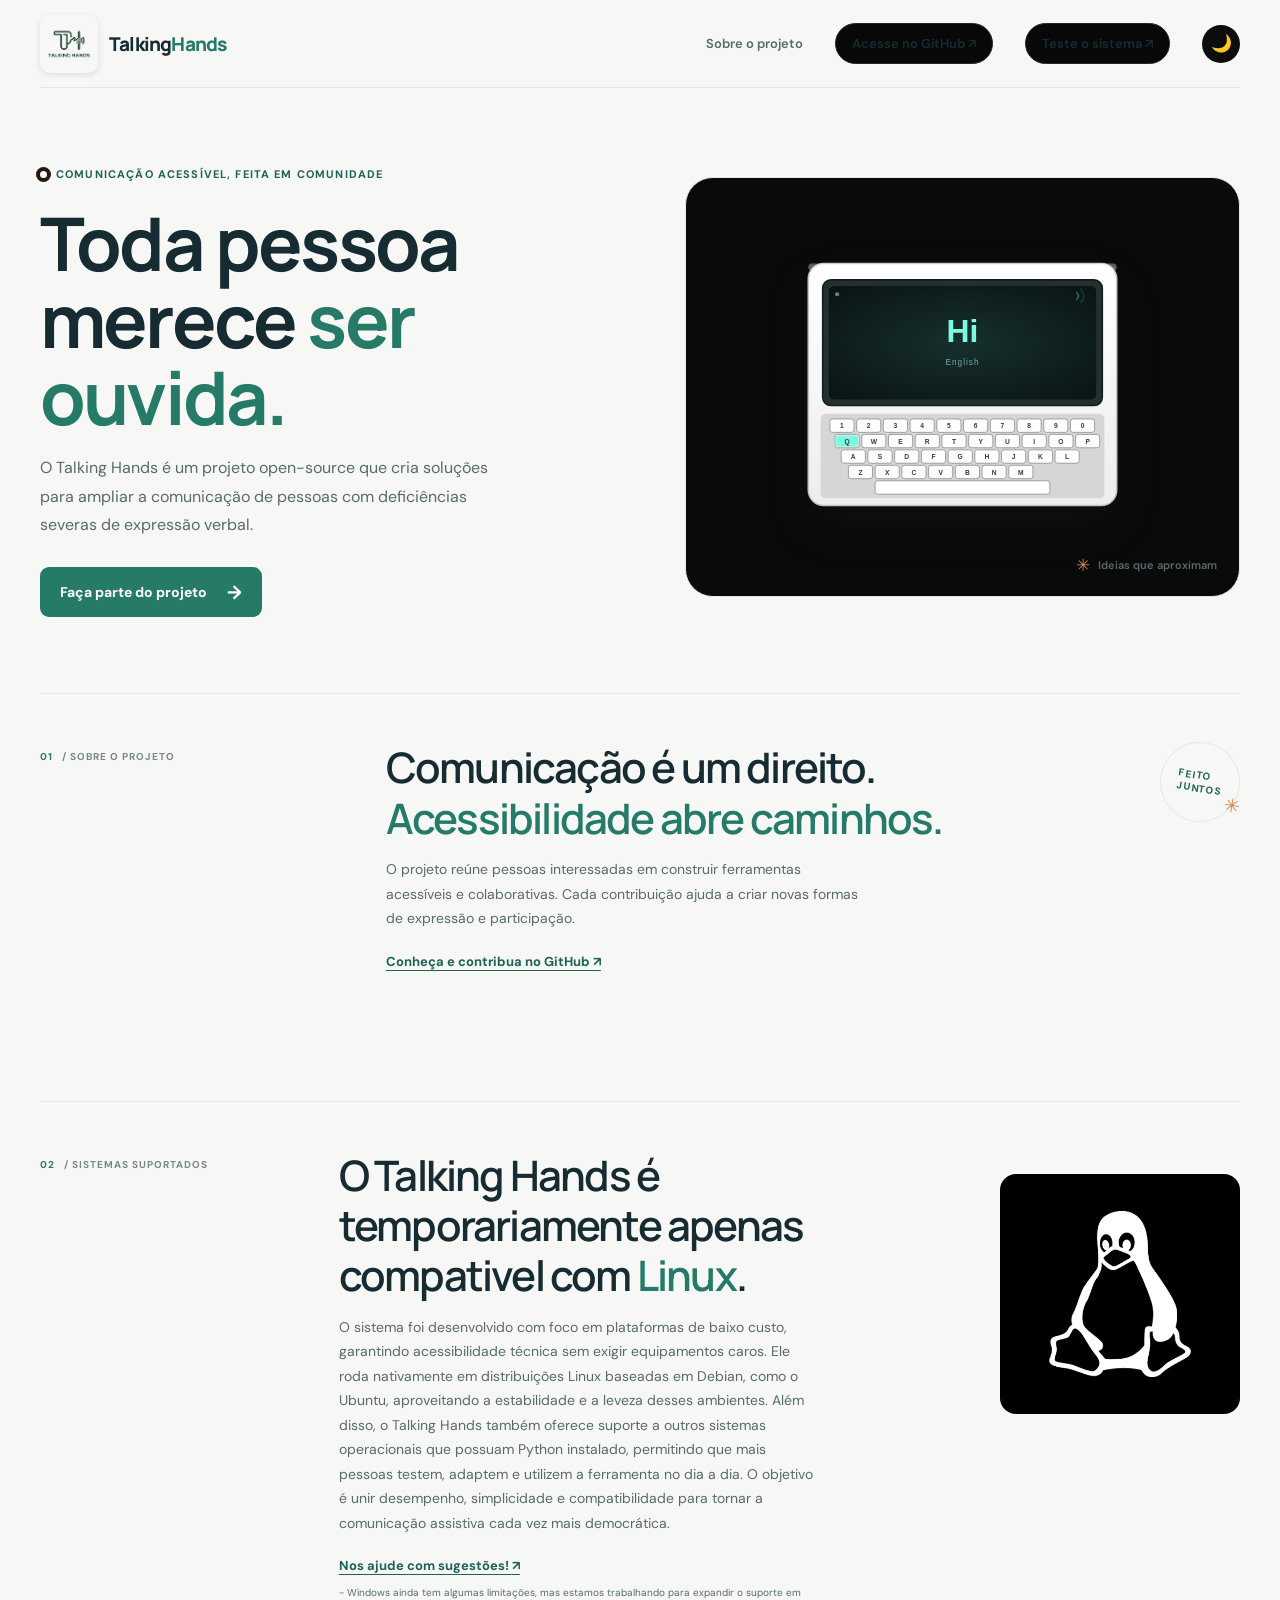
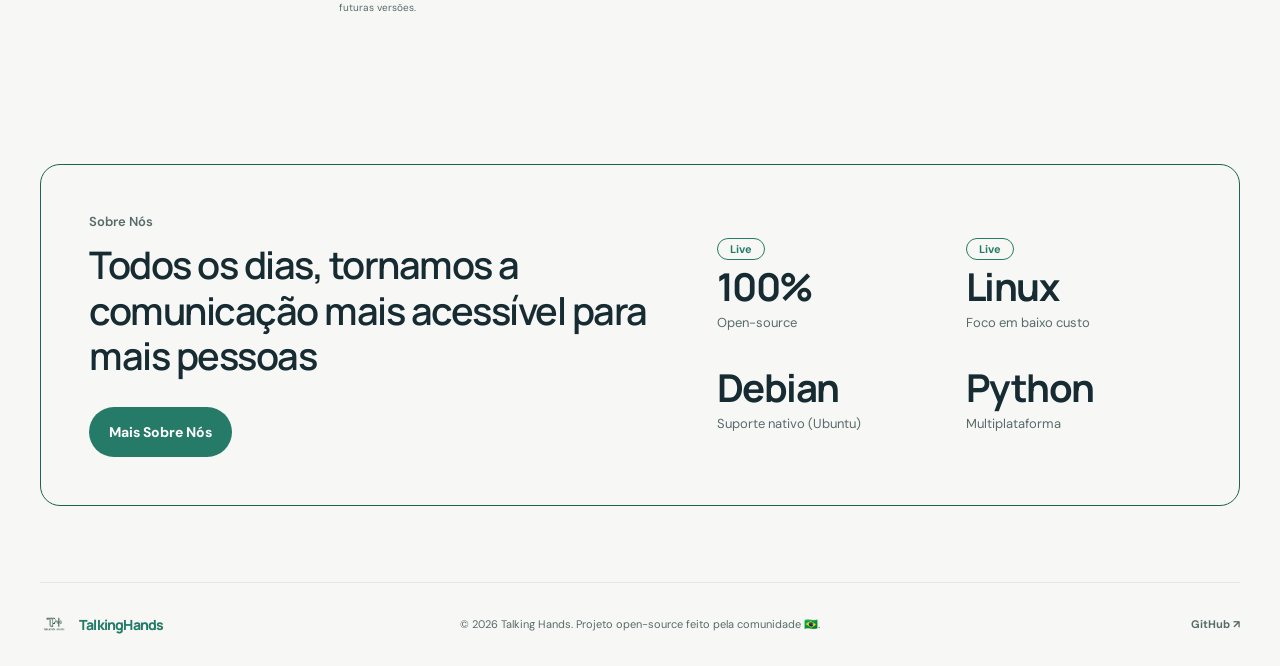
<file: Website/index.html>
<!doctype html>
<html lang="pt-BR">
<head>
    <meta charset="UTF-8">
    <meta name="viewport" content="width=device-width, initial-scale=1.0">
    <meta name="theme-color" content="#f7f8f5">
    <meta name="description" content="Talking Hands: uma solução open-source para ampliar as possibilidades de comunicação.">
    <!-- Open Graph / Redes Sociais -->
    <meta property="og:type" content="website">
    <meta property="og:title" content="Talking Hands — comunicação para todos">
    <meta property="og:description" content="Solução open-source para ampliar as possibilidades de comunicação com tecnologia assistiva acessível.">
    <meta property="og:image" content="assets/Gemini_Generated_Image_85tter85tter85tt-removebg-preview.png">
    <link rel="stylesheet" href="style/index.css">
    <link rel="stylesheet" href="style/darkmode.css">
    <link rel="icon" type="image/jpeg" href="assets/Gemini_Generated_Image_85tter85tter85tt-removebg-preview.png">
    <title>Talking Hands — comunicação para todos</title>
    <script src="js/darkmode.js"></script>
</head>
<body>
    <header class="site-header">
        <a class="brand" href="#inicio" aria-label="Talking Hands, início">
            <img src="assets/Gemini_Generated_Image_85tter85tter85tt-removebg-preview.png" alt="" class="brand-logo" width="38" height="38">
            <span>Talking<span class="brand-accent">Hands</span></span>
        </a>
        <nav aria-label="Navegação principal">
            <a class="nav-link" href="#sobre">Sobre o projeto</a>
            <a class="nav-cta" href="https://github.com/Raafakkj/Talking-Hands-Project" target="_blank" rel="noopener noreferrer">Acesse no GitHub <span aria-hidden="true">↗</span></a>
            <a class="nav-cta" href="project.html">Teste o sistema <span aria-hidden="true">↗</span></a>
            <button id="theme-toggle" class="theme-toggle" type="button" aria-label="Alternar modo claro/escuro" title="Alternar tema">
                <span class="icon-moon" aria-hidden="true">🌙</span>
                <span class="icon-sun" aria-hidden="true">☀️</span>
            </button>
        </nav>
    </header>

    <main>
        <section class="hero" id="inicio" aria-labelledby="hero-title">
            <div class="hero-copy">
                <p class="eyebrow"><span class="eyebrow-dot"></span> Comunicação acessível, feita em comunidade</p>
                <h1 id="hero-title">Toda pessoa merece <span>ser ouvida.</span></h1>
                <p class="hero-description">O Talking Hands é um projeto open-source que cria soluções para ampliar a comunicação de pessoas com deficiências severas de expressão verbal.</p>
                <a class="button" href="https://github.com/Raafakkj/Talking-Hands-Project" target="_blank" rel="noopener noreferrer">Faça parte do projeto <span aria-hidden="true">→</span></a>
            </div>
            <div class="hero-visual">
                <div class="visual-glow" aria-hidden="true"></div>
                <img src="assets/comunicador-urna-teclado-transparente.svg" alt="Protótipo de um comunicador acessível com urna e teclado">
                <span class="visual-caption"><span aria-hidden="true">✳</span> Ideias que aproximam</span>
            </div>
        </section>

        <section class="about" id="sobre" aria-labelledby="about-title">
            <div class="about-label"><span>01</span> / SOBRE O PROJETO</div>
            <div class="about-content">
                <h2 id="about-title">Comunicação é um direito. <span>Acessibilidade abre caminhos.</span></h2>
                <p>O projeto reúne pessoas interessadas em construir ferramentas acessíveis e colaborativas. Cada contribuição ajuda a criar novas formas de expressão e participação.</p>
                <a class="text-link" href="https://github.com/Raafakkj/Talking-Hands-Project" target="_blank" rel="noopener noreferrer">Conheça e contribua no GitHub <span aria-hidden="true">↗</span></a>
            </div>
            <div class="about-stamp" aria-hidden="true">FEITO<br>JUNTOS<span>✳</span></div>
        </section>
    </main>

    <main>
        <section class="about" id="sistemas suportados" aria-labelledby="about-title">
            <div class="about-label"><span>02</span> / SISTEMAS SUPORTADOS</div>
            <div class="about-content">
                <h2 id="about-title">O Talking Hands é temporariamente apenas compativel com <span>Linux</span>.</h2>
                <p>O sistema foi desenvolvido com foco em plataformas de baixo custo, garantindo acessibilidade técnica sem exigir equipamentos caros. Ele roda nativamente em distribuições Linux baseadas em Debian, como o Ubuntu, aproveitando a estabilidade e a leveza desses ambientes. Além disso, o Talking Hands também oferece suporte a outros sistemas operacionais que possuam Python instalado, permitindo que mais pessoas testem, adaptem e utilizem a ferramenta no dia a dia. O objetivo é unir desempenho, simplicidade e compatibilidade para tornar a comunicação assistiva cada vez mais democrática.</p>
                <a class="text-link" href="https://github.com/Raafakkj/Talking-Hands-Project" target="_blank" rel="noopener noreferrer">Nos ajude com sugestões! <span aria-hidden="true">↗</span></a>
                <p class="sub-text"> - Windows ainda tem algumas limitações, mas estamos trabalhando para expandir o suporte em futuras versões.</p>
            </div>

            <div class="about-visual">
                <img src="assets/linux.png" alt="Descrição da imagem para acessibilidade">
            </div>
        </section>
    </main>

    <section class="impact-card" aria-labelledby="impact-title">
    <div class="impact-copy">
        <p class="impact-eyebrow">Sobre Nós</p>
        <h2 id="impact-title">Todos os dias, tornamos a comunicação mais acessível para mais pessoas</h2>
        <a class="button impact-cta" href="#sobre">Mais Sobre Nós</a>
    </div>

        <div class="impact-stats">
            <div class="stat-item">
                <span class="stat-badge">Live</span>
                <strong class="stat-number">100%</strong>
                <span class="stat-label">Open-source</span>
            </div>

            <div class="stat-item">
                <span class="stat-badge">Live</span>
                <strong class="stat-number">Linux</strong>
                <span class="stat-label">Foco em baixo custo</span>
            </div>

            <div class="stat-item">
                <strong class="stat-number">Debian</strong>
                <span class="stat-label">Suporte nativo (Ubuntu)</span>
            </div>

            <div class="stat-item">
                <strong class="stat-number">Python</strong>
                <span class="stat-label">Multiplataforma</span>
            </div>
        </div>
    </section>

    <footer class="site-footer">
        <a class="footer-brand" href="#inicio">
            <img src="assets/Gemini_Generated_Image_85tter85tter85tt-removebg-preview.png" alt="" class="footer-logo" width="28" height="28">
            <span>Talking<span>Hands</span></span>
        </a>
        <p>© 2026 Talking Hands. Projeto open-source feito pela comunidade 🇧🇷.</p>
        <a href="https://github.com/Raafakkj/Talking-Hands-Project" target="_blank" rel="noopener noreferrer">GitHub ↗</a>
    </footer>
    
    <script src="js/scroll-reveal.js"></script>
</body>
</html>
</file>
<file: Website/style/index.css>
@import url('https://fonts.googleapis.com/css2?family=DM+Sans:wght@400;500;600;700&family=Manrope:wght@400;500;600;700;800&display=swap');

:root {
    color-scheme: light;
    --ink: #172c32;
    --muted: #586a6b;
    --paper: #f7f8f5;
    --white: #fff;
    --green: #267b68;
    --green-dark: #1e6255;
    --lime: #d8edaa;
    --line: #e2e9e2;
    font-family: 'DM Sans', 'Segoe UI', sans-serif;
    color: var(--ink);
    background: var(--paper);
    font-synthesis: none;
    text-rendering: optimizeLegibility;
}

*,
*::before,
*::after {
    box-sizing: border-box;
}

html {
    scroll-behavior: smooth;
}

body {
    min-width: 320px;
    margin: 0;
}

a {
    color: inherit;
}

.site-header {
    position: relative;
    z-index: 1;
    display: flex;
    align-items: center;
    justify-content: space-between;
    width: min(1200px, calc(100% - 64px));
    min-height: 88px;
    margin: 0 auto;
    border-bottom: 1px solid var(--line);
}

.brand,
.footer-brand {
    display: inline-flex;
    align-items: center;
    gap: 11px;
    font-family: 'Manrope', 'Segoe UI', sans-serif;
    font-size: 19px;
    font-weight: 800;
    letter-spacing: -0.8px;
    text-decoration: none;
}

.brand-logo {
    width: 58px;
    height: 58px;
    border-radius: 10px;
    object-fit: cover;
    box-shadow: 0 2px 6px rgba(23, 44, 50, 0.12);
}

.footer-logo {
    width: 28px;
    height: 28px;
    border-radius: 8px;
    object-fit: cover;
}

.brand-mark {
    display: grid;
    width: 36px;
    height: 36px;
    place-items: center;
    border-radius: 12px;
    background: var(--green);
    color: var(--white);
    font-size: 12px;
    letter-spacing: -0.3px;
}

.brand-accent,
.footer-brand span {
    color: var(--green);
}

.site-header nav {
    display: flex;
    align-items: center;
    gap: 32px;
    font-size: 13px;
    font-weight: 600;
}

.nav-link,
.site-footer a {
    text-decoration: none;
}

.nav-link {
    color: var(--muted);
}

.nav-link:hover,
.site-footer a:hover {
    color: var(--green);
}

.nav-cta {
    padding: 11px 16px;
    border: 1px solid #cbd9d0;
    border-radius: 999px;
    text-decoration: none;
    transition: background-color 160ms ease, border-color 160ms ease;
}

.nav-cta:hover {
    border-color: var(--green);
    background: #edf4ee;
}

.hero {
    display: grid;
    grid-template-columns: 1.03fr 0.97fr;
    align-items: center;
    gap: 56px;
    width: min(1200px, calc(100% - 64px));
    min-height: 590px;
    margin: 0 auto;
    padding: 68px 0 76px;
}

.hero-copy {
    max-width: 570px;
}

.eyebrow,
.about-label {
    display: flex;
    align-items: center;
    gap: 9px;
    color: var(--green-dark);
    font-size: 11px;
    font-weight: 700;
    letter-spacing: 1.15px;
    text-transform: uppercase;
}

.eyebrow-dot {
    width: 7px;
    height: 7px;
    border-radius: 50%;
    background: #d58a51;
    box-shadow: 0 0 0 4px #f3e9dc;
}

h1,
h2 {
    font-family: 'Manrope', 'Segoe UI', sans-serif;
    letter-spacing: -2.8px;
}

.hero h1 {
    max-width: 570px;
    margin: 24px 0 18px;
    font-size: clamp(48px, 6vw, 74px);
    font-weight: 700;
    line-height: 1.04;
}

.hero h1 span,
.about h2 span {
    color: var(--green);
}

.hero-description,
.about-content > p {
    max-width: 480px;
    color: var(--muted);
    font-size: 16px;
    line-height: 1.8;
}

.hero-description {
    margin: 0 0 27px;
}

.button {
    display: inline-flex;
    align-items: center;
    gap: 20px;
    min-height: 50px;
    padding: 0 20px;
    border-radius: 9px;
    background: var(--green);
    color: var(--white);
    font-size: 14px;
    font-weight: 700;
    text-decoration: none;
    transition: background-color 160ms ease, transform 160ms ease;
}

.button:hover {
    transform: translateY(-2px);
    background: var(--green-dark);
}

.button span {
    font-size: 19px;
}

.hero-note {
    margin: 15px 0 0;
    color: #82908b;
    font-size: 11px;
}

.hero-visual {
    position: relative;
    display: grid;
    min-height: 420px;
    place-items: center;
    overflow: hidden;
    border: 1px solid #e6ebe3;
    border-radius: 28px;
    background: linear-gradient(145deg, #edf3ea 0%, #f0f2e8 52%, #e5eee2 100%);
}

.visual-glow {
    position: absolute;
    width: 280px;
    height: 280px;
    border-radius: 50%;
    background: var(--lime);
    filter: blur(1px);
    opacity: 0.46;
}

.hero-visual img {
    position: relative;
    display: block;
    width: min(72%, 330px);
    max-height: 340px;
    object-fit: contain;
    filter: drop-shadow(0 20px 22px rgb(27 56 44 / 13%));
}

.visual-caption {
    position: absolute;
    right: 22px;
    bottom: 20px;
    display: flex;
    align-items: center;
    gap: 8px;
    color: #64766a;
    font-size: 11px;
    font-weight: 600;
}

.visual-caption span {
    color: #cf8752;
    font-size: 17px;
}

.about {
    position: relative;
    display: grid;
    grid-template-columns: 0.75fr 1.8fr auto;
    align-items: start;
    gap: 40px;
    width: min(1200px, calc(100% - 64px));
    margin: 0 auto 76px;
    padding: 48px 0 54px;
    border-top: 1px solid var(--line);
}

.about-label {
    padding-top: 8px;
    color: #798982;
    font-size: 10px;
    letter-spacing: 1px;
}

.about-label span {
    color: var(--green);
}

.about-content {
    max-width: 650px;
}

.about h2 {
    margin: 0 0 14px;
    font-size: clamp(30px, 3.4vw, 42px);
    font-weight: 600;
    line-height: 1.2;
    letter-spacing: -1.8px;
}

.about-content .sub-text {
    color: var(--muted);
    padding-top: 10px;
    font-size: 10px; /* 4px é ilegível; usei 12px como exemplo */
    line-height: 1.5;
}

.about-content > p {
    margin: 0px 0 19px;
    font-size: 14px;
    line-height: 1.75;
}

.about-visual {
    width: 240px; /* Ajuste a largura como preferir */
    align-self: start; /* Centraliza verticalmente em relação ao texto */
    padding-top: 24px;
    justify-self: end;
}

.about-visual img {
    display: block;
    width: 100%;
    height: auto;
    border-radius: 16px; /* Combina com o estilo arredondado do site */
    object-fit: cover;
}

.impact-card {
    display: grid;
    grid-template-columns: 1.1fr 0.9fr;
    align-items: center;
    gap: 48px;
    width: min(1200px, calc(100% - 64px));
    margin: 0 auto 76px;
    padding: 48px;
    border: 1px solid var(--line);
    border-radius: 20px;
    border-color: var(--green-dark);
}

.impact-eyebrow {
    margin: 0 0 12px;
    color: var(--muted);
    font-size: 13px;
    font-weight: 600;
}

.impact-copy h2 {
    margin: 0 0 28px;
    font-size: clamp(28px, 3vw, 38px);
    font-weight: 600;
    line-height: 1.2;
    letter-spacing: -1.5px;
}

.impact-cta {
    border-radius: 999px; /* Deixa o botão estilo pílula como na imagem */
}

.impact-stats {
    display: grid;
    grid-template-columns: repeat(2, 1fr);
    gap: 36px 24px;
}

.stat-item {
    display: flex;
    flex-direction: column;
    align-items: flex-start;
    gap: 6px;
}

.stat-badge {
    padding: 3px 12px;
    border: 1px solid var(--green);
    border-radius: 999px;
    color: var(--green);
    font-size: 11px;
    font-weight: 700;
}

.stat-number {
    font-family: 'Manrope', 'Segoe UI', sans-serif;
    font-size: clamp(28px, 3vw, 40px);
    font-weight: 700;
    letter-spacing: -1.5px;
    line-height: 1.1;
}

.stat-label {
    color: var(--muted);
    font-size: 13px;
}

.text-link {
    color: var(--green-dark);
    font-size: 13px;
    font-weight: 700;
    text-decoration-thickness: 1px;
    text-underline-offset: 4px;
}

.about-stamp {
    display: grid;
    width: 80px;
    height: 80px;
    align-content: center;
    justify-content: center;
    border: 1px solid #d7e4d7;
    border-radius: 50%;
    color: var(--green-dark);
    font-size: 10px;
    font-weight: 700;
    line-height: 1.35;
    letter-spacing: 1px;
    transform: rotate(9deg);
}

.about-stamp span {
    position: absolute;
    right: -5px;
    bottom: 7px;
    color: #d58a51;
    font-size: 19px;
}
    
.site-footer {
    display: grid;
    grid-template-columns: 1fr auto 1fr;
    align-items: center;
    gap: 20px;
    width: min(1200px, calc(100% - 64px));
    min-height: 84px;
    margin: 0 auto;
    padding: 16px 0;
    border-top: 1px solid var(--line);
    color: #75827e;
    font-size: 11px;
}

.footer-brand {
    justify-self: start;
    color: var(--ink);
    font-size: 14px;
}

.site-footer p {
    margin: 0;
    text-align: center;
}

.site-footer > a:last-child {
    justify-self: end;
    font-weight: 700;
}

.reveal {
    opacity: 0;
    transform: translateY(24px);
    transition: opacity 0.6s ease-out, transform 0.6s ease-out;
}

.reveal.visivel {
    opacity: 1;
    transform: translateY(0);
}

a:focus-visible {
    outline: 3px solid #d58a51;
    outline-offset: 4px;
}

@media (max-width: 800px) {
    .site-header,
    .hero,
    .about {
        width: min(100% - 40px, 600px);
    }

    .hero {
        grid-template-columns: 1fr;
        gap: 38px;
        min-height: auto;
        padding: 60px 0 54px;
    }

    .hero-visual {
        min-height: 350px;
    }

    .hero-visual img {
        max-height: 290px;
    }

    .about {
        grid-template-columns: 1fr auto;
        gap: 20px;
        margin-bottom: 45px;
        padding: 36px 0 42px;
    }

    .about-label {
        grid-column: 1 / -1;
    }

    .about-content {
        grid-column: 1;
    }

    .about-stamp {
        grid-column: 2;
        grid-row: 2;
        align-self: center;
    }

    .site-footer {
        padding-right: 20px;
        padding-left: 20px;
    }

    .about-visual {
        grid-column: 1 / -1; 
        width: 100%;
        max-width: 240px;
        margin-top: 12px;
}

@media (max-width: 520px) {
    .site-header {
        width: calc(100% - 36px);
        min-height: 74px;
    }

    .brand {
        gap: 8px;
        font-size: 16px;
    }

    .brand-mark {
        width: 32px;
        height: 32px;
    }

    .site-header nav {
        gap: 0;
    }

    .nav-link {
        display: none;
    }

    .nav-cta {
        padding: 9px 12px;
        font-size: 11px;
    }

    .hero,
    .about {
        width: calc(100% - 40px);
    }

    .hero {
        padding-top: 48px;
    }

    .eyebrow {
        font-size: 9px;
        letter-spacing: 0.75px;
    }

    .hero h1 {
        margin-top: 20px;
        font-size: clamp(44px, 13vw, 60px);
        letter-spacing: -2px;
    }

    .hero-description {
        font-size: 14px;
    }

    .hero-visual {
        min-height: 290px;
        border-radius: 20px;
    }

    .hero-visual img {
        width: 70%;
        max-height: 235px;
    }

    .visual-glow {
        width: 210px;
        height: 210px;
    }

    .about {
        grid-template-columns: 1fr;
    }

    .about-content {
        grid-column: 1;
    }

    .about-stamp {
        display: none;
    }

    .about h2 {
        font-size: 32px;
        letter-spacing: -1.3px;
    }

    .site-footer {
        flex-wrap: wrap;
        justify-content: space-between;
        gap: 12px;
        padding: 19px 20px;
    }

    .site-footer p {
        order: 1;
        width: 100%;
        text-align: left;
        line-height: 1.5;
    }
    
}

@media (prefers-reduced-motion: reduce) {
    html {
        scroll-behavior: auto;
    }

    *,
    *::before,
    *::after {
        transition-duration: 0.01ms !important;
    }
}
</file>
<file: Website/style/darkmode.css>
/* ==========================================================================
   DARK MODE — Talking Hands (Preto Plano / Flat Black)
   Sem degradês: fundo preto absoluto (#000), superfícies sólidas (#0d0d0d),
   linhas sutis (#1f1f1f) e alto contraste para leitura acessível.
   ========================================================================== */

/* ---------- PALETA PRETO PLANO (FLAT BLACK) ---------- */
[data-theme="dark"] {
    color-scheme: dark;
    --paper: #000000;
    --card-bg: #0d0d0d;
    --ink: #f3f4f6;
    --muted: #8e9594;
    --white: #ffffff;
    --green: #2fa98b;
    --green-dark: #3dd6b0;
    --lime: #16241c;
    --accent-orange: #e59053;
    --line: #1c1c1c;
    --border-soft: #292929;
}

@media (prefers-color-scheme: dark) {
    :root:not([data-theme="light"]) {
        color-scheme: dark;
        --paper: #000000;
        --card-bg: #0d0d0d;
        --ink: #f3f4f6;
        --muted: #8e9594;
        --white: #ffffff;
        --green: #2fa98b;
        --green-dark: #3dd6b0;
        --lime: #16241c;
        --accent-orange: #e59053;
        --line: #1c1c1c;
        --border-soft: #292929;
    }
}

/* ---------- COMPONENTES EM PRETO PLANO (SEM DEGRADÊS) ---------- */

/* Header e Navegação */
[data-theme="dark"] .nav-cta,
:root:not([data-theme="light"]) .nav-cta {
    background: #080808;
    border-color: var(--border-soft);
    color: var(--ink);
}

[data-theme="dark"] .nav-cta:hover,
:root:not([data-theme="light"]) .nav-cta:hover {
    background: #141414;
    border-color: var(--green);
    color: var(--green-dark);
}

/* Eyebrow Dot */
[data-theme="dark"] .eyebrow-dot,
:root:not([data-theme="light"]) .eyebrow-dot {
    background: var(--accent-orange);
    box-shadow: 0 0 0 4px #26170d;
}

/* Molduras Visuais — Fundo plano #0a0a0a e sem degradê */
[data-theme="dark"] .hero-visual,
:root:not([data-theme="light"]) .hero-visual,
[data-theme="dark"] .works-visual,
:root:not([data-theme="light"]) .works-visual {
    background: #0a0a0a;
    border-color: var(--line);
}

/* Remove brilhos / glows embaçados para manter o estilo minimalista e plano */
[data-theme="dark"] .visual-glow,
:root:not([data-theme="light"]) .visual-glow {
    display: none;
}

/* Legenda da imagem */
[data-theme="dark"] .visual-caption,
:root:not([data-theme="light"]) .visual-caption {
    color: var(--muted);
}

/* Selo de carimbo (index) */
[data-theme="dark"] .about-stamp,
:root:not([data-theme="light"]) .about-stamp {
    border-color: var(--line);
    color: var(--green-dark);
}

/* Rodapé */
[data-theme="dark"] .site-footer,
:root:not([data-theme="light"]) .site-footer {
    border-top-color: var(--line);
    color: var(--muted);
}

/* Card do Comunicador (project.html) — Preto plano */
[data-theme="dark"] .communicator-card,
:root:not([data-theme="light"]) .communicator-card {
    background: #0d0d0d;
    border-color: var(--line);
    box-shadow: 0 0 0 1px var(--line);
}

/* Campo de Texto (textarea) */
[data-theme="dark"] .input-wrapper textarea,
:root:not([data-theme="light"]) .input-wrapper textarea {
    background: #000000;
    border-color: var(--border-soft);
    color: #ffffff;
}

[data-theme="dark"] .input-wrapper textarea:focus,
:root:not([data-theme="light"]) .input-wrapper textarea:focus {
    background: #000000;
    border-color: var(--green);
    box-shadow: 0 0 0 3px rgba(47, 169, 139, 0.25);
}

/* Chips / Sugestões rápidas */
[data-theme="dark"] .chip-btn,
:root:not([data-theme="light"]) .chip-btn {
    background: #0d0d0d;
    border-color: var(--border-soft);
    color: var(--ink);
}

[data-theme="dark"] .chip-btn:hover,
:root:not([data-theme="light"]) .chip-btn:hover {
    background: #142019;
    border-color: var(--green);
    color: var(--green-dark);
}

/* Botão Limpar (Ghost) */
[data-theme="dark"] .button-ghost,
:root:not([data-theme="light"]) .button-ghost {
    background: #000000;
    border-color: var(--border-soft);
    color: var(--muted);
}

[data-theme="dark"] .button-ghost:hover,
:root:not([data-theme="light"]) .button-ghost:hover {
    background: #141414;
    border-color: #404040;
    color: #ffffff;
}

/* Feedback de Status */
[data-theme="dark"] .status-feedback,
:root:not([data-theme="light"]) .status-feedback {
    background: #0b1411;
    border-left: 4px solid var(--green);
    color: var(--green-dark);
}

/* Badge de Demonstração Ativa */
[data-theme="dark"] .demo-badge,
:root:not([data-theme="light"]) .demo-badge {
    background: #0b1411;
    border-color: #1a2c24;
    color: var(--green-dark);
}

/* Cards da seção 'Como funciona' */
[data-theme="dark"] .feature-card,
:root:not([data-theme="light"]) .feature-card {
    background: #080808;
    border-color: var(--line);
}

[data-theme="dark"] .feature-card:hover,
:root:not([data-theme="light"]) .feature-card:hover {
    border-color: #2b3d35;
    background: #0d0d0d;
}

/* Badge da imagem */
[data-theme="dark"] .visual-badge,
:root:not([data-theme="light"]) .visual-badge {
    background: #0a0a0a;
    border-color: var(--line);
    color: var(--ink);
}

/* Ajuste na sombra da imagem */
[data-theme="dark"] .exampleImage,
:root:not([data-theme="light"]) .exampleImage {
    box-shadow: 0 8px 24px rgba(0, 0, 0, 0.6);
}

/* ==========================================================================
   BOTÃO TOGGLE DE TEMA (FLAT)
   ========================================================================== */

.theme-toggle {
    appearance: none;
    border: 1px solid var(--border-soft);
    background: var(--card-bg);
    color: var(--ink);
    width: 38px;
    height: 38px;
    border-radius: 50%;
    cursor: pointer;
    display: grid;
    place-items: center;
    font-size: 17px;
    line-height: 1;
    transition: background-color 160ms ease, border-color 160ms ease, transform 160ms ease;
    padding: 0;
    flex-shrink: 0;
}

.theme-toggle:hover {
    border-color: var(--green);
    background: #edf4ee;
    transform: scale(1.06);
}

[data-theme="dark"] .theme-toggle,
:root:not([data-theme="light"]) .theme-toggle {
    background: #0d0d0d;
    border-color: var(--border-soft);
    color: var(--ink);
}

[data-theme="dark"] .theme-toggle:hover,
:root:not([data-theme="light"]) .theme-toggle:hover {
    background: #171717;
    border-color: var(--green);
}

/* Ícones do Toggle */
.theme-toggle .icon-sun {
    display: none;
}
.theme-toggle .icon-moon {
    display: inline;
}

[data-theme="dark"] .theme-toggle .icon-sun {
    display: inline;
}
[data-theme="dark"] .theme-toggle .icon-moon {
    display: none;
}

@media (prefers-color-scheme: dark) {
    :root:not([data-theme="light"]) .theme-toggle .icon-sun {
        display: inline;
    }
    :root:not([data-theme="light"]) .theme-toggle .icon-moon {
        display: none;
    }
}
</file>
